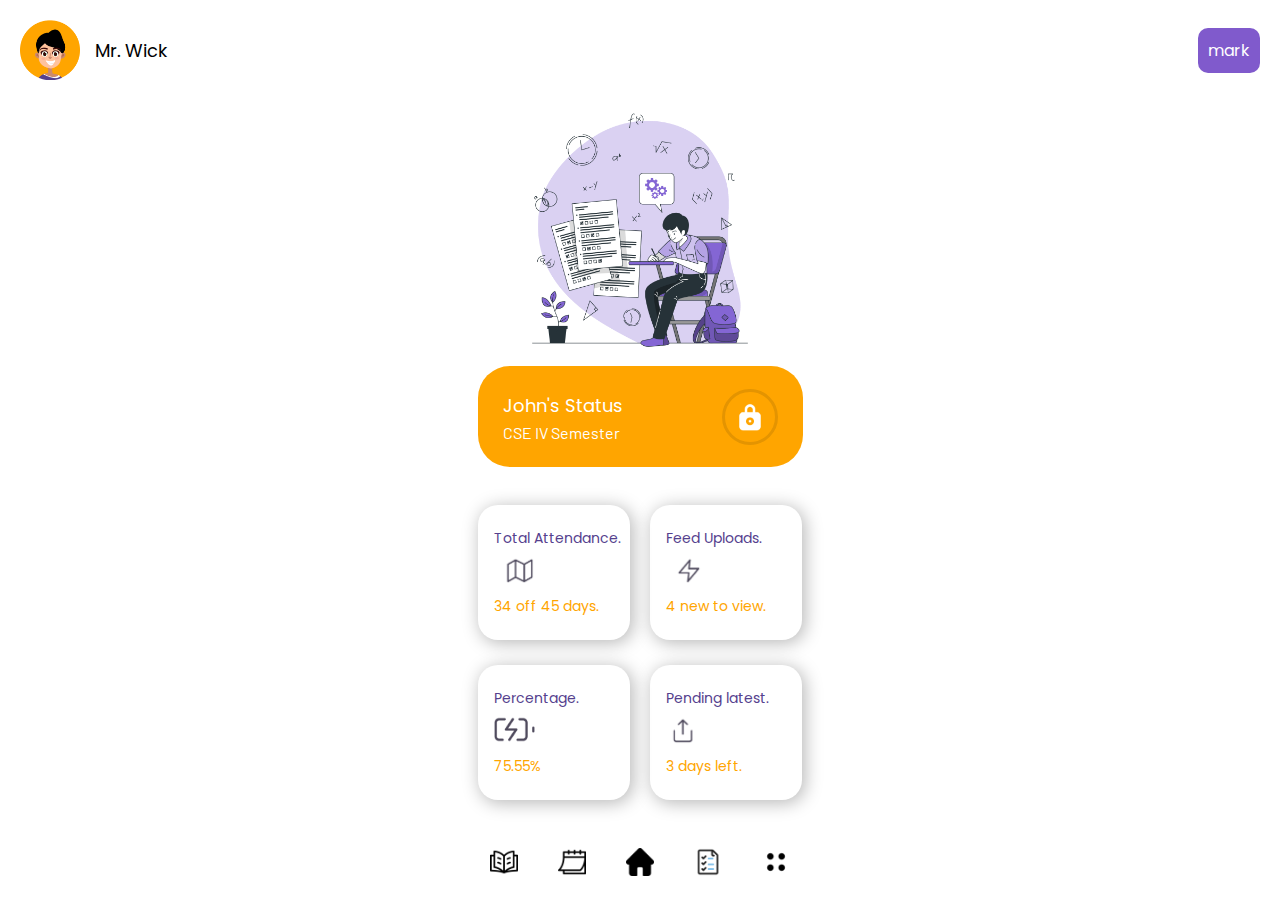
<file: index.html>
<!DOCTYPE html>
<html lang="en">
<head>
    <meta charset="UTF-8">
    <meta http-equiv="X-UA-Compatible" content="IE=edge">
    <meta name="viewport" content="width=device-width, initial-scale=1.0">

    <!-- Poppins Font -->
    <link rel="preconnect" href="https://fonts.googleapis.com">
    <link rel="preconnect" href="https://fonts.gstatic.com" crossorigin>
    <link href="https://fonts.googleapis.com/css2?family=Poppins:wght@600&display=swap" rel="stylesheet">
    
    <!-- Barlow Font -->
    <link rel="preconnect" href="https://fonts.googleapis.com">
    <link rel="preconnect" href="https://fonts.gstatic.com" crossorigin>
    <link href="https://fonts.googleapis.com/css2?family=Barlow:wght@500;500&display=swap" rel="stylesheet">

    <!-- Styles.css -->
    <link rel="stylesheet" href="./styles.css">
    <title>Profile Page</title>
</head>
<body>
    
    <header>
        <nav id="navBar">
            <div id="navContainer" class="displayFlex">
                <a href="#" class="navLinks" id="linkCourses">
                    <img src="./images/courses.png" alt="course_image" class="linkImage" id="coursesImage">
                </a>
                <a href="#" class="navLinks" id="linkCalendar">
                    <img src="./images/calendar.png" alt="calendar_image" class="linkImage" id="calendarImage">
                </a>
                <a href="#" class="navLinks" id="linkHome">
                    <img src="./images/home.png" alt="home_image" id="homeImage" class="linkImage">
                </a>
                <a href="#" class="navLinks" id="linkAssignments">
                    <img src="./images/assignments.png" alt="assignments_image" id="assignmentsImage" class="linkImage">
                </a>
                <a href="#" class="navLinks" id="linkMore">
                    <img src="./images/more.png" alt="more_image" class="linkImage" id="moreImage">
                </a>
            </div>
        </nav>
    </header>
    <main>
        <div class="mainContent">
            <div class="userBio displayFlex">
                <div class="userImage_Name displayFlex">
                    <img src="./images/userImage.png" alt="user_image" id="userImage">
                    <span id="userName">Mr. Wick</span>
                </div>
                <div class="attendanceMenu displayFlex">
                    <a href="./attendance.html" id="markAttendance">mark</a>
                </div>
            </div>
            <div class="profilePageImage displayFlex">
                <img src="./images/student.png" alt="student_image" id="studentImage">
            </div>
            <div class="statusTabContainer displayFlex">
                <div class="statusTab displayFlex">
                    <div class="statusInfoContainer">
                        <div id="statusInfoName">John's Status</div>
                        <div id="statusInfo">CSE IV Semester</div>
                    </div>
                    <div class="statusInfoImageContainer displayFlex">
                        <img src="./images/lock.png" alt="status_Image" class="statusInfoImage">
                    </div>
                </div>
            </div>
            <div class="highlightContainer displayFlex">
                <div class="row">
                    <div class="highlightSpanContainers displayFlex">
                        <span class="highlightContent highlightContentHeading">Total Attendance.</span>
                        <span class="highlightContent">
                            <img src="./images/attendance_logo.png" alt="highlightContent_Image" class="highlightContentImage">
                        </span>
                        <span class="highlightContent highlightDataYellow">34 off 45 days.</span>
                    </div>
                    <div class="highlightSpanContainers displayFlex">
                        <span class="highlightContent highlightContentHeading">Percentage.</span>
                        <span class="highlightContent">
                            <img src="./images/percentage_logo.png" alt="highlightContent_Image" class="highlightContentImage">
                        </span>
                        <span class="highlightContent highlightDataYellow">75.55%</span>
                    </div>
                </div>
                <div class="row">
                    <div class="highlightSpanContainers displayFlex">
                        <span class="highlightContent highlightContentHeading">Feed Uploads.</span>
                        <span class="highlightContent">
                            <img src="./images/feed_uploads_logo.png" alt="highlightContent_Image" class="highlightContentImage">
                        </span>
                        <span class="highlightContent highlightDataYellow">4 new to view.</span>
                    </div>
                    <div class="highlightSpanContainers displayFlex">
                        <span class="highlightContent highlightContentHeading">Pending latest.</span>
                        <span class="highlightContent">
                            <img src="./images/pending_latest_logo.png" alt="highlightContent_Image" class="highlightContentImage">
                        </span>
                        <span class="highlightContent highlightDataYellow">3 days left.</span>
                    </div>
                </div>
            </div>
        </div>
    </main>
    <footer>

    </footer>
    <div class="emptyContainer">

    </div>
    <script src="./script.js"></script>
</body>
</html>
</file>
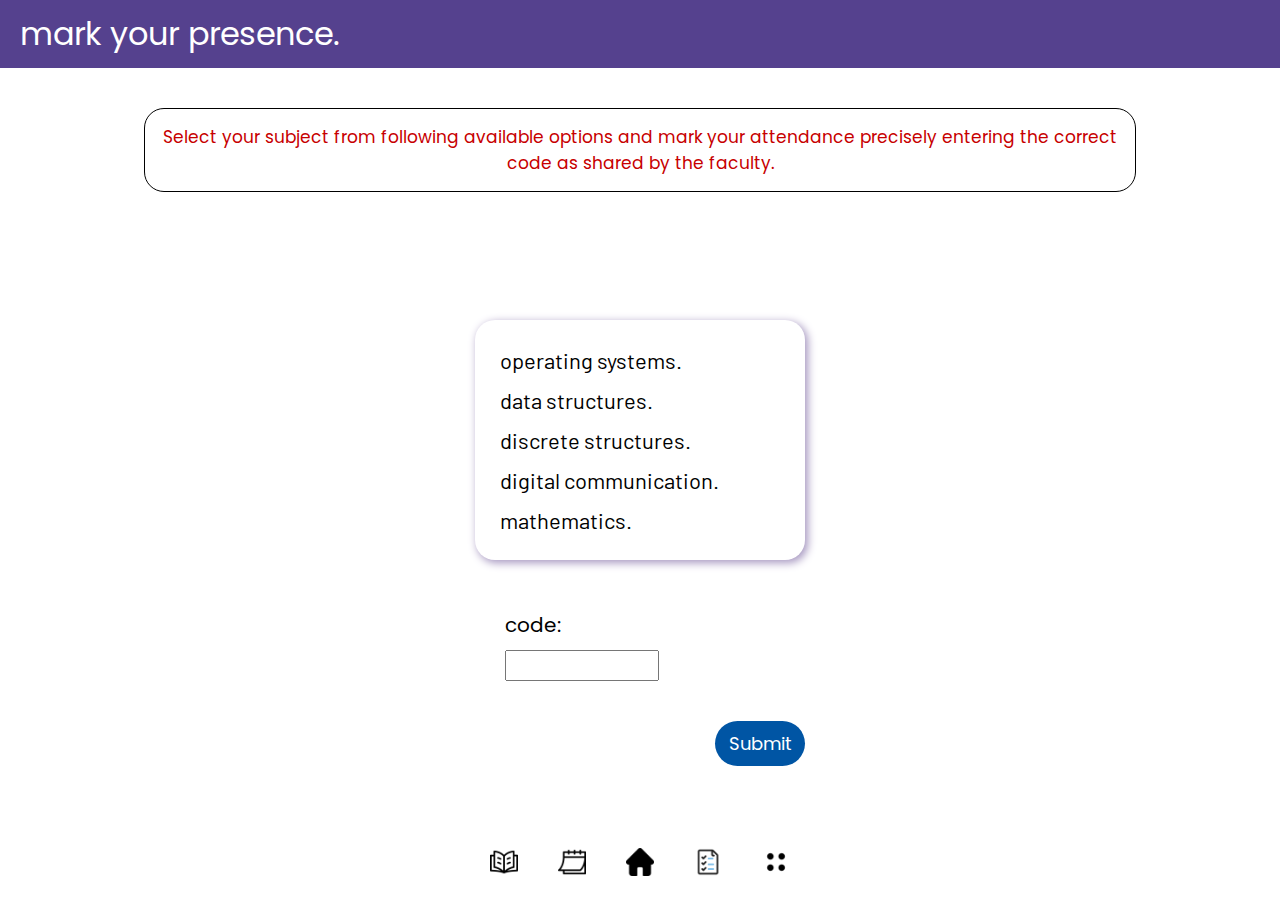
<file: attendance.html>
<!DOCTYPE html>
<html lang="en">
<head>
    <meta charset="UTF-8">
    <meta http-equiv="X-UA-Compatible" content="IE=edge">
    <meta name="viewport" content="width=device-width, initial-scale=1.0">
    <title>Attendance Page</title>
    <!-- Poppins Font -->
    <link rel="preconnect" href="https://fonts.googleapis.com">
    <link rel="preconnect" href="https://fonts.gstatic.com" crossorigin>
    <link href="https://fonts.googleapis.com/css2?family=Poppins:wght@600&display=swap" rel="stylesheet">
    
    <!-- Barlow Font -->
    <link rel="preconnect" href="https://fonts.googleapis.com">
    <link rel="preconnect" href="https://fonts.gstatic.com" crossorigin>
    <link href="https://fonts.googleapis.com/css2?family=Barlow:wght@500;500&display=swap" rel="stylesheet">

    <!-- Styles.css -->
    <link rel="stylesheet" href="./styles.css">

    <!-- Attendance.css -->
    <link rel="stylesheet" href="./attendance.css">
</head>
<body>
    <header>
        <nav id="navBar">
            <div id="navContainer" class="displayFlex">
                <a href="#" class="navLinks" id="linkCourses">
                    <img src="./images/courses.png" alt="course_image" class="linkImage" id="coursesImage">
                </a>
                <a href="#" class="navLinks" id="linkCalendar">
                    <img src="./images/calendar.png" alt="calendar_image" class="linkImage" id="calendarImage">
                </a>
                <a href="./index.html" class="navLinks" id="linkHome">
                    <img src="./images/home.png" alt="home_image" id="homeImage" class="linkImage">
                </a>
                <a href="#" class="navLinks" id="linkAssignments">
                    <img src="./images/assignments.png" alt="assignments_image" id="assignmentsImage" class="linkImage">
                </a>
                <a href="#" class="navLinks" id="linkMore">
                    <img src="./images/more.png" alt="more_image" class="linkImage" id="moreImage">
                </a>
            </div>
        </nav>
    </header>

    <main>
        <div class="pageHeading displayFlex">
            <div class="pageHeadingText">mark your presence.</div>
        </div>
        <div class="choiceSelectionContainer displayFlex">
            <div class="choiceSelectionText">
                Select your subject from following available options and mark your attendance precisely entering the correct code as shared by the faculty.
            </div>
        </div>
    </main>
    <main>
        <div class="wrapperContainer displayFlex">
            <form action="" id="attendanceForm">
                <div class="wrapper displayFlex">
                    <input type="radio" name="subject" id="os">
                    <input type="radio" name="subject" id="dsa">
                    <input type="radio" name="subject" id="ds">
                    <input type="radio" name="subject" id="dc">
                    <input type="radio" name="subject" id="mat">
                
                    <label for="os" class="option option-1">
                      <span>operating systems.</span>
                    </label>
                    <label for="dsa" class="option option-2">
                      <span>data structures.</span>
                    </label>
                    <label for="ds" class="option option-3">
                      <span>discrete structures.</span>
                    </label>
                    <label for="dc" class="option option-4">
                      <span>digital communication.</span>
                    </label>
                    <label for="mat" class="option option-5">
                      <span>mathematics.</span>
                    </label>
    
                </div>
                    <div class="displayFlex codeContainer">
                        <label for="code" class="codeText">
                            <div>code:</div>
                        </label>
                        <div>
                            <input type="text" name="code" id="code" maxlength="4">
                        </div>
                    </div>
                    <div class="submitButtonDiv">
                        <label for="submit">
                            <input type="submit" value="Submit" id="submit">
                        </label>
                    </div>
            </form>
        </div>
    </main>
    <div class="emptyContainer">

</body>
</html>
</file>
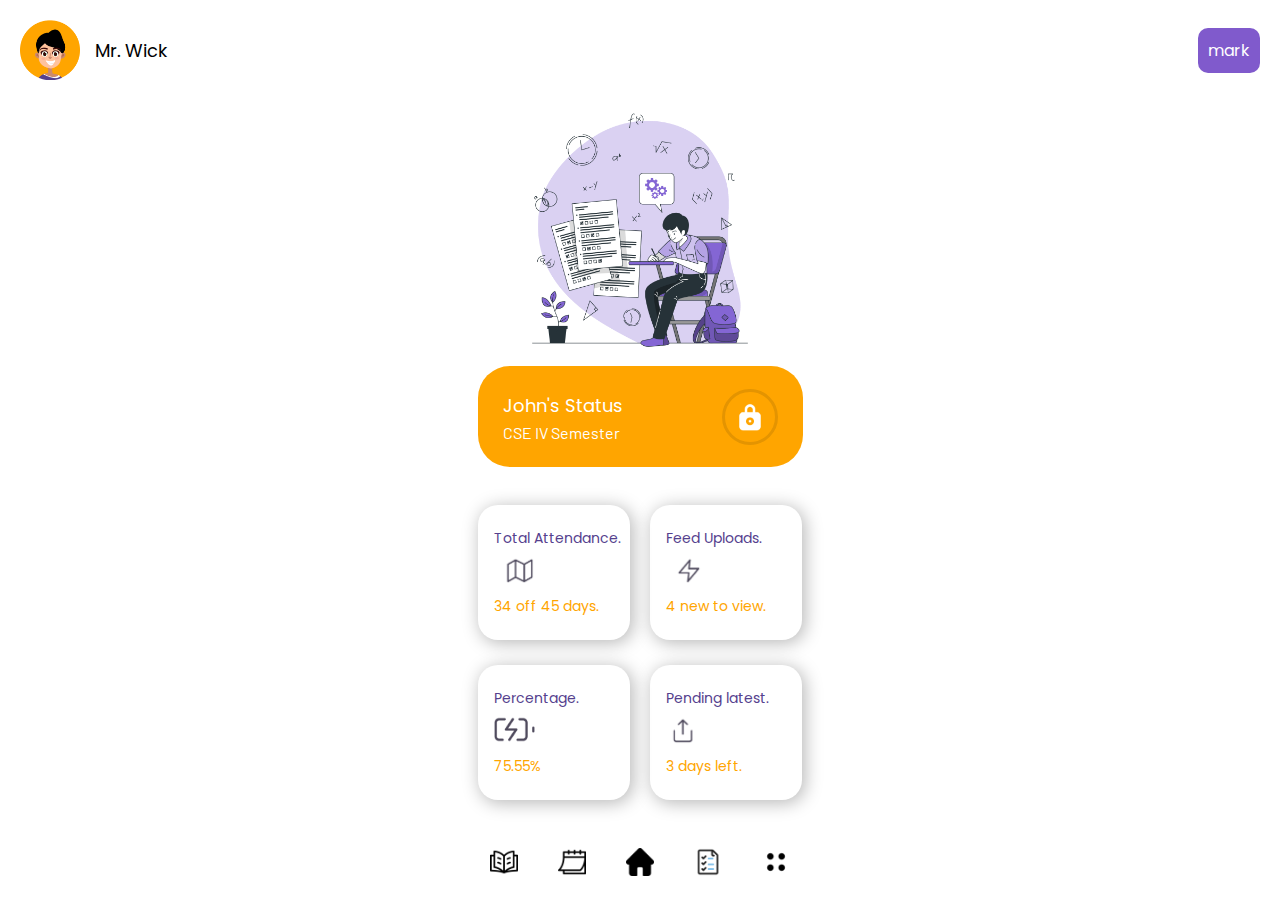
<file: profile.html>
<!DOCTYPE html>
<html lang="en">
<head>
    <meta charset="UTF-8">
    <meta http-equiv="X-UA-Compatible" content="IE=edge">
    <meta name="viewport" content="width=device-width, initial-scale=1.0">

    <!-- Poppins Font -->
    <link rel="preconnect" href="https://fonts.googleapis.com">
    <link rel="preconnect" href="https://fonts.gstatic.com" crossorigin>
    <link href="https://fonts.googleapis.com/css2?family=Poppins:wght@600&display=swap" rel="stylesheet">
    
    <!-- Barlow Font -->
    <link rel="preconnect" href="https://fonts.googleapis.com">
    <link rel="preconnect" href="https://fonts.gstatic.com" crossorigin>
    <link href="https://fonts.googleapis.com/css2?family=Barlow:wght@500;500&display=swap" rel="stylesheet">

    <!-- Styles.css -->
    <link rel="stylesheet" href="./styles.css">
    <title>Profile Page</title>
</head>
<body>
    
    <header>
        <nav id="navBar">
            <div id="navContainer" class="displayFlex">
                <a href="#" class="navLinks" id="linkCourses">
                    <img src="./images/courses.png" alt="course_image" class="linkImage" id="coursesImage">
                </a>
                <a href="#" class="navLinks" id="linkCalendar">
                    <img src="./images/calendar.png" alt="calendar_image" class="linkImage" id="calendarImage">
                </a>
                <a href="#" class="navLinks" id="linkHome">
                    <img src="./images/home.png" alt="home_image" id="homeImage" class="linkImage">
                </a>
                <a href="#" class="navLinks" id="linkAssignments">
                    <img src="./images/assignments.png" alt="assignments_image" id="assignmentsImage" class="linkImage">
                </a>
                <a href="#" class="navLinks" id="linkMore">
                    <img src="./images/more.png" alt="more_image" class="linkImage" id="moreImage">
                </a>
            </div>
        </nav>
    </header>
    <main>
        <div class="mainContent">
            <div class="userBio displayFlex">
                <div class="userImage_Name displayFlex">
                    <img src="./images/userImage.png" alt="user_image" id="userImage">
                    <span id="userName">Mr. Wick</span>
                </div>
                <div class="attendanceMenu displayFlex">
                    <a href="./attendance.html" id="markAttendance">mark</a>
                </div>
            </div>
            <div class="profilePageImage displayFlex">
                <img src="./images/student.png" alt="student_image" id="studentImage">
            </div>
            <div class="statusTabContainer displayFlex">
                <div class="statusTab displayFlex">
                    <div class="statusInfoContainer">
                        <div id="statusInfoName">John's Status</div>
                        <div id="statusInfo">CSE IV Semester</div>
                    </div>
                    <div class="statusInfoImageContainer displayFlex">
                        <img src="./images/lock.png" alt="status_Image" class="statusInfoImage">
                    </div>
                </div>
            </div>
            <div class="highlightContainer displayFlex">
                <div class="row">
                    <div class="highlightSpanContainers displayFlex">
                        <span class="highlightContent highlightContentHeading">Total Attendance.</span>
                        <span class="highlightContent">
                            <img src="./images/attendance_logo.png" alt="highlightContent_Image" class="highlightContentImage">
                        </span>
                        <span class="highlightContent highlightDataYellow">34 off 45 days.</span>
                    </div>
                    <div class="highlightSpanContainers displayFlex">
                        <span class="highlightContent highlightContentHeading">Percentage.</span>
                        <span class="highlightContent">
                            <img src="./images/percentage_logo.png" alt="highlightContent_Image" class="highlightContentImage">
                        </span>
                        <span class="highlightContent highlightDataYellow">75.55%</span>
                    </div>
                </div>
                <div class="row">
                    <div class="highlightSpanContainers displayFlex">
                        <span class="highlightContent highlightContentHeading">Feed Uploads.</span>
                        <span class="highlightContent">
                            <img src="./images/feed_uploads_logo.png" alt="highlightContent_Image" class="highlightContentImage">
                        </span>
                        <span class="highlightContent highlightDataYellow">4 new to view.</span>
                    </div>
                    <div class="highlightSpanContainers displayFlex">
                        <span class="highlightContent highlightContentHeading">Pending latest.</span>
                        <span class="highlightContent">
                            <img src="./images/pending_latest_logo.png" alt="highlightContent_Image" class="highlightContentImage">
                        </span>
                        <span class="highlightContent highlightDataYellow">3 days left.</span>
                    </div>
                </div>
            </div>
        </div>
    </main>
    <footer>

    </footer>
    <div class="emptyContainer">

    </div>
    <script src="./script.js"></script>
</body>
</html>
</file>
<file: styles.css>
*{
    margin: 0;
    padding: 0;
}
/* removing highlight color of links on click*/
a{
    -webkit-tap-highlight-color: transparent;
}

/* navigation menu */
.emptyContainer{
    height: 72px;
}
.displayFlex{
    display: flex;
    align-items: center;
    justify-content: center;
}

header{
    position: fixed;
    overflow: hidden;
    bottom: 0;
    width: 100%;
    background-color: white;
}

#navContainer{
    flex-direction: row;
}

.navLinks{
    margin: 20px;
}
.linkImage{
    height: 28px;
    width: 28px;
}


/* main container */
.userBio{
    flex-direction: row;
    justify-content: space-between;
    margin-top: 20px;
}
.userImage_Name{
    flex-direction: row;
    margin-left: 20px;
}
#userImage{
    height: 60px;
    width: 60px;
}
#userName{
    font-family: 'Poppins', sans-serif;
    margin-left: 15px;
    font-size: 18px;
}
.attendanceMenu{
    padding: 10px;
    background-color: rgb(128, 90, 204);
    border-radius: 10px;
    font-family: 'Poppins', sans-serif;
    margin-right: 20px;
}
#markAttendance{
    text-decoration: none;
    color: white;
}
#studentImage{
    height: 266px;
    width: 288;
}
.profilePageImage{
    margin-top: 20px;
}

.statusTab{
    justify-content: space-between;
    background-color: #FFA500;
    border-radius: 32px;
    height: 101px;
    width: 325px;
}
#statusInfoName{
    font-family: 'Poppins', sans-serif;
    color: white;
    font-size: 18px;
    padding: 2px 0;
    width: 134px;
}
#statusInfo{
    color: white;
    font-family: 'Barlow', sans-serif;
    padding: 2px 0;
    width: 134px;
}
.statusInfoImageContainer{
    height: 50px;
    width: 50px;
    border: 3px solid #E49401;
    border-radius: 100px;
    margin-right: 25px;
}
.statusInfoImage{
    height: 32px;
    width: 32px;
}
.statusInfoContainer{
    display: flex;
    align-items: center;
    flex-direction: column;
    text-align: left;
    margin-left: 25px;
}

.highlightContent{
    width: 135px;
    font-family: 'Poppins', sans-serif;
    font-size: 14px;
    color: #55418E;
    margin-left: 15px;
}

.highlightContainer{
    margin-top: 10px;
    height: 350px;
}
.highlightContentImage{
    height: 41px;
    width: 41px;
}
.highlightSpanContainers{
    flex-direction: column;
    text-align: left;
    border-radius: 20px;
    height: 135px;
    width: 152px;
    margin: 25px 10px;
    box-shadow: 0.25vmin 0.25vmin 2vmin rgb(183, 183, 183);
}
.highlightDataYellow{
    color: #FFA500;
}
</file>
<file: attendance.css>
*{
    margin: 0;
    padding: 0;
}

.pageHeading{
    background-color: #55418E;
    color: white;
    justify-content: left;
}
.pageHeadingText{
    font-family: 'Poppins', sans-serif;
    font-size: 32px;
    margin: 10px 0 10px 20px;
}

.choiceSelectionContainer{
    margin-top: 40px;
}

.choiceSelectionText{
    color: rgb(199, 0, 0);
    width: 75vw;
    padding: 15px;
    text-align: center;
    font-family: 'Poppins', sans-serif;
    font-size: 17px;
    border-radius: 20px;
    border: 1px solid black;
}

.wrapperContainer{
    margin-top: 10%;
}

.wrapper {
    width: 300px;
    flex-direction: column;
    border-radius: 5px;
    padding: 20px 15px;
    border-radius: 20px;
    box-shadow: 0.25vmin 0.25vmin 1vmin rgb(167, 152, 193);

}

.wrapper .option {
    text-align: left;
    height: 100%;
    width: 300px;
    margin: 7px auto;
    margin-left: 10px;
    /* display: flex; */
    /* align-items: center; */
    cursor: pointer;
    transition: all 0.5s ease;
}

input[type="radio"] {
    display: none;
}

input[type="text"] {
    font-family: 'Poppins', sans-serif;
    font-size: 18px;
    width: 150px;
    outline: none;
}

input[type="text"]:focus{
    border: 3px solid rgb(198, 129, 0);
    border-radius: 5px;
}

.codeContainer{
    flex-direction: column;
    text-align: left;
    margin-top: 40px;
    width: 200px;
    margin-left: 30px;
}

.codeContainer div{
    width: 200px;
    margin-top: 10px;
}

.codeText{
    font-family: 'Poppins', sans-serif;
    text-align: left;
}

.codeText div{
    font-size: 20px;
}

input#code:focus ~ .codeText{
    color: rgb(74, 0, 212);
}

input#os:checked ~ .option-1,
input#dsa:checked ~ .option-2,
input#ds:checked ~ .option-3,
input#dc:checked ~ .option-4,
input#mat:checked ~ .option-5  {
    color: rgb(0, 145, 255);
}

input#os:checked ~ .option-1 span,
input#dsa:checked ~ .option-2 span,
input#ds:checked ~ .option-3 span,
input#dc:checked ~ .option-4 span,
input#mat:checked ~ .option-5 span {
    color: rgb(0, 145, 255);
}

.wrapper .option span {
    font-size: 22px;
    font-family: 'Barlow', sans-serif;
}

input[type="submit"]{
    height: 45px;
    width: 90px;
    background-color: rgb(0, 85, 164);
    border: none;
    color: white;
    border-radius: 25px;
    font-family: 'Poppins', sans-serif;
    font-size: 18px;
}

input[type="submit"]:hover{
    color: rgb(0, 85, 164);
    background-color: white;
    border: 2px solid rgb(0, 85, 164);
    transition: 0.25s ease-in-out;
}

.submitButtonDiv{
    text-align: right;
    margin: 40px 0 30px 30px;
}
</file>
